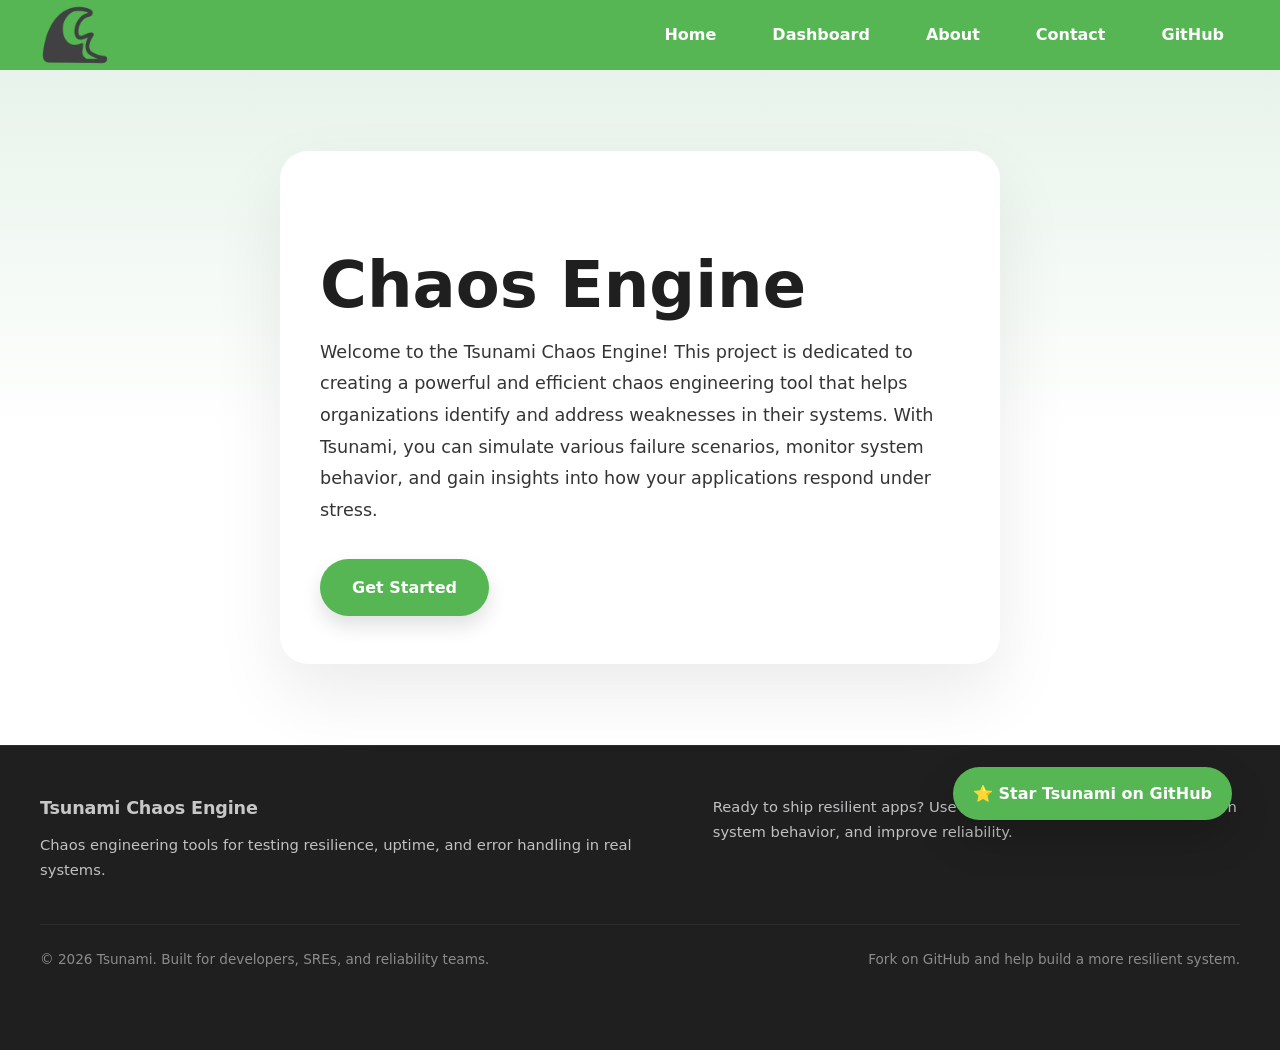
<file: web/html/index.html>
<!DOCTYPE html>
<html lang="en">
<head>
    <meta charset="UTF-8">
    <meta name="viewport" content="width=device-width, initial-scale=1.0">
    <title>Tsunami</title>
    <link rel="stylesheet" href="../css/style.css">
    <link rel="icon" type="image/x-icon" href="../img/logo-tsunami.png">
</head>
<body>
    <header>
        <nav class="navbar">
            <a class="icon" href="index.html">
                <img src="../img/logo-tsunami-bgremove.png" alt="Tsunami Logo">
            </a>
            <ul class="nav-links">
                <li><a href="index.html">Home</a></li>
                <li><a href="dashboard.html">Dashboard</a></li>
                <li><a href="about.html">About</a></li>
                <li><a href="contact.html">Contact</a></li>
                <li><a href="https://github.com/HelionD/Tsunami.git" target="_blank" rel="noopener noreferrer">GitHub</a></li>
            </ul>
        </nav>
    </header>

    <main>
        <section class="hero">
            <div class="hero-content">
                <h1>Chaos Engine</h1>
                <p>Welcome to the Tsunami Chaos Engine! This project is dedicated to creating a powerful and efficient chaos engineering tool that helps organizations identify and address weaknesses in their systems. With Tsunami, you can simulate various failure scenarios, monitor system behavior, and gain insights into how your applications respond under stress.</p>
                <a href="dashboard.html" class="cta-button">Get Started</a>
            </div>
        </section>
    </main>

    <div class="github-badge">
        <a href="https://github.com/HelionD/Tsunami.git" target="_blank" rel="noopener noreferrer">⭐ Star Tsunami on GitHub</a>
    </div>

    <footer class="site-footer">
        <div class="footer-inner">
            <div class="footer-brand">
                <p><strong>Tsunami Chaos Engine</strong></p>
                <p>Chaos engineering tools for testing resilience, uptime, and error handling in real systems.</p>
            </div>
            <div class="footer-project">
                <p>Ready to ship resilient apps? Use this project to simulate failures, learn system behavior, and improve reliability.</p>
            </div>
        </div>
        <div class="footer-bottom">
            <p>© 2026 Tsunami. Built for developers, SREs, and reliability teams.</p>
            <p>Fork on GitHub and help build a more resilient system.</p>
        </div>
    </footer>

    <script src="../js/menu.js"></script>
</body>
</html>
</file>
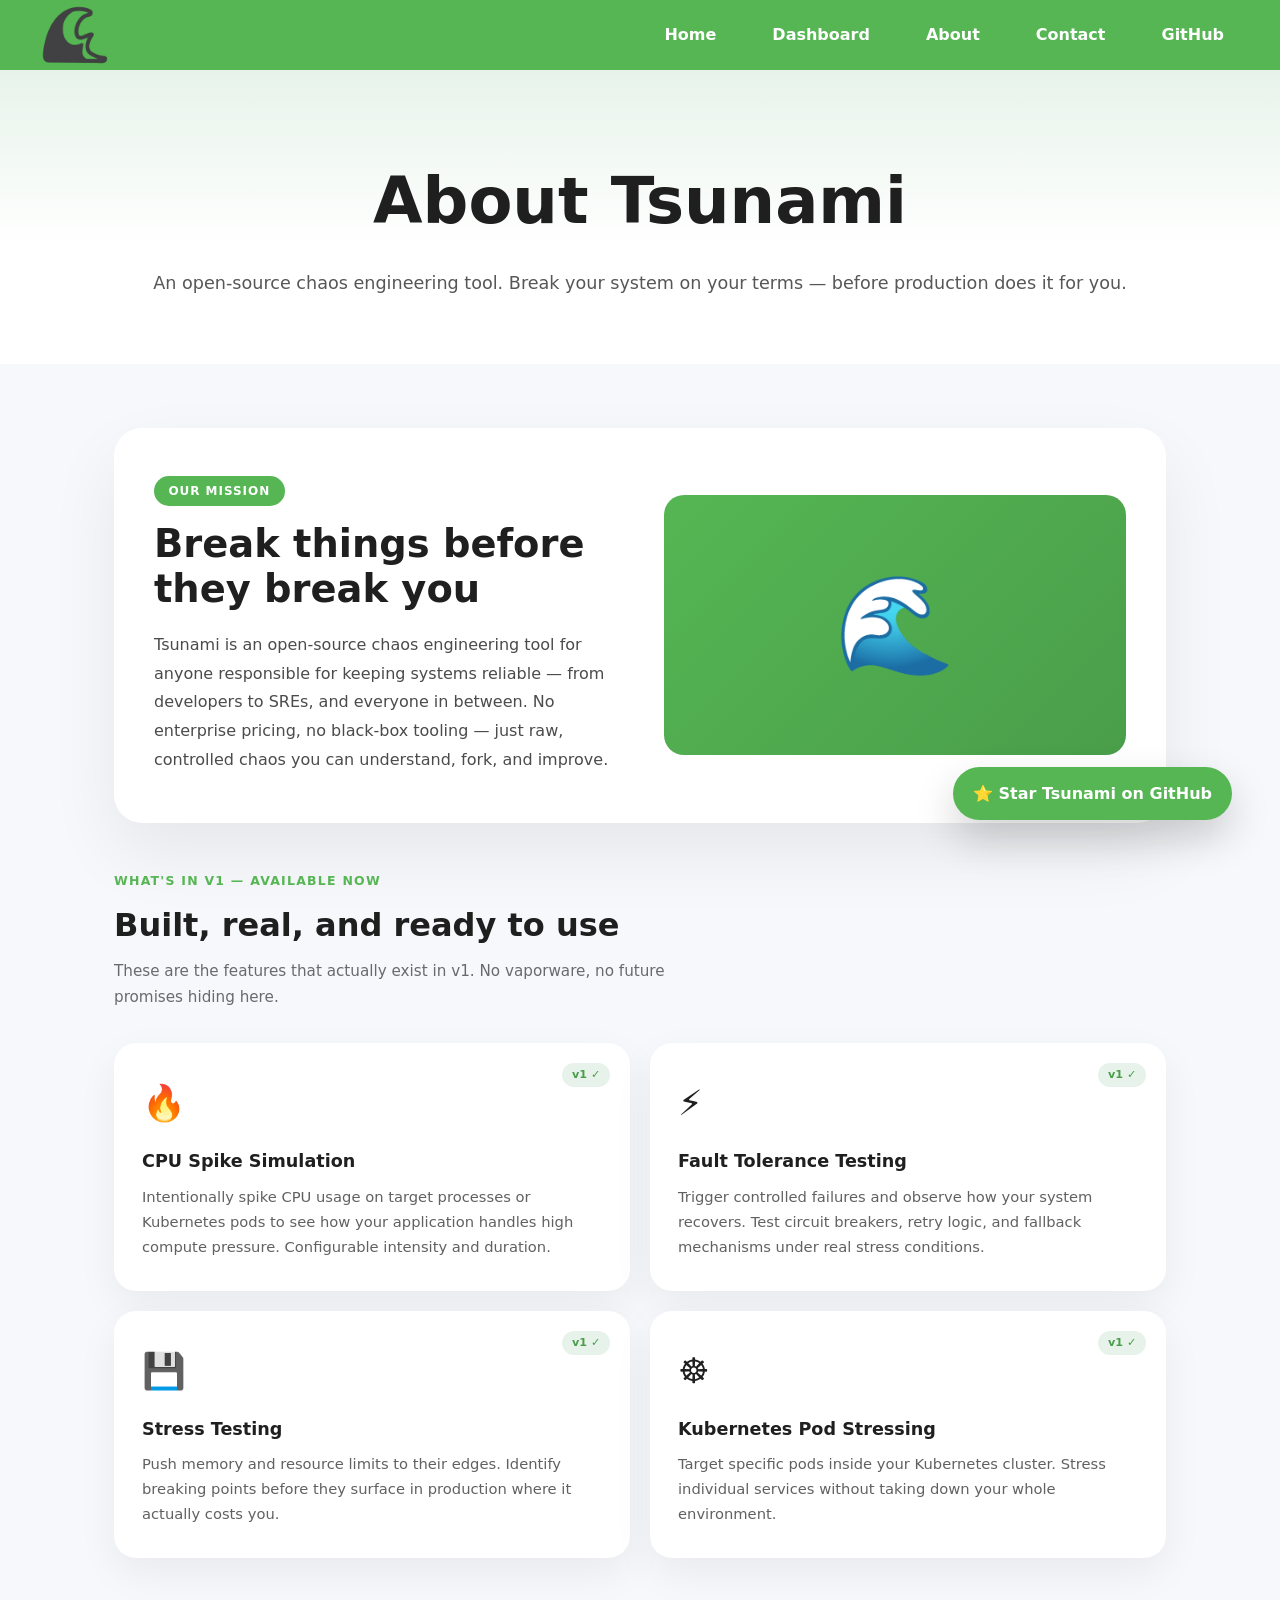
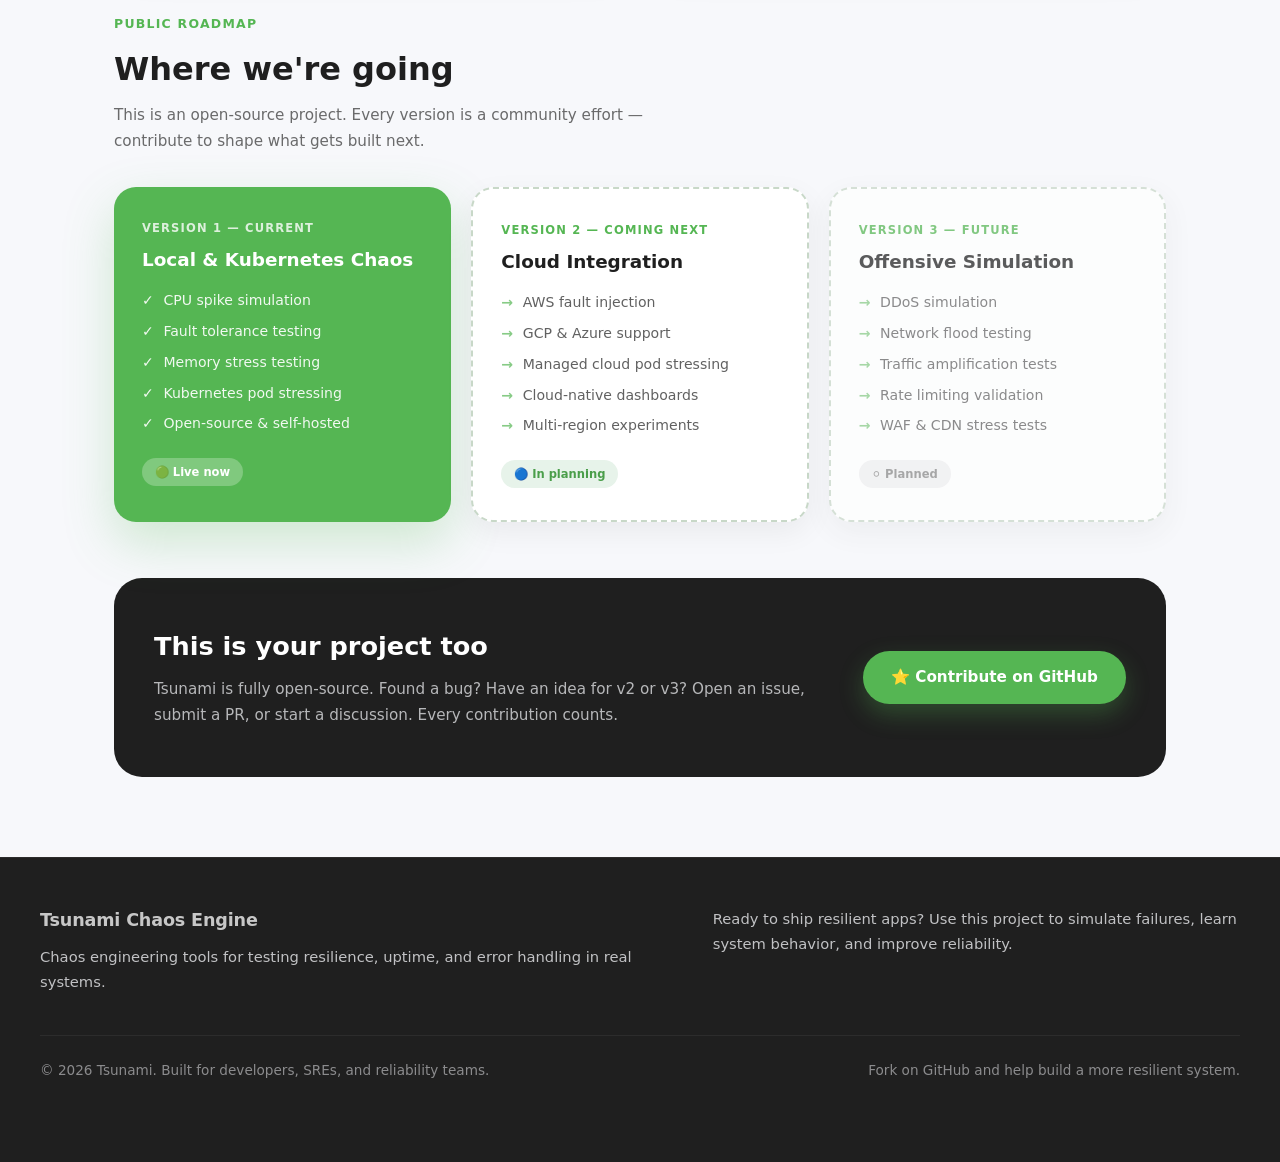
<file: web/html/about.html>
<!DOCTYPE html>
<html lang="en">
<head>
    <meta charset="UTF-8">
    <meta name="viewport" content="width=device-width, initial-scale=1.0">
    <title>About | Tsunami</title>
    <link rel="stylesheet" href="../css/style.css">
    <link rel="stylesheet" href="../css/about.css">
    <link rel="icon" type="image/x-icon" href="../img/logo-tsunami.png">
</head>
<body>
    <header>
        <nav class="navbar">
            <a class="icon" href="index.html">
                <img src="../img/logo-tsunami-bgremove.png" alt="Tsunami Logo">
            </a>
            <ul class="nav-links">
                <li><a href="index.html">Home</a></li>
                <li><a href="dashboard.html">Dashboard</a></li>
                <li><a href="about.html">About</a></li>
                <li><a href="contact.html">Contact</a></li>
                <li><a href="https://github.com/HelionD/Tsunami.git" target="_blank" rel="noopener noreferrer">GitHub</a></li>
            </ul>
        </nav>
    </header>

    <main>
        <section class="page-hero">
            <h1>About Tsunami</h1>
            <p>An open-source chaos engineering tool. Break your system on your terms — before production does it for you.</p>
        </section>

        <section class="about-section">

            <!-- Mission -->
            <div class="mission-card">
                <div>
                    <span class="badge">Our Mission</span>
                    <h2>Break things before they break you</h2>
                    <p>Tsunami is an open-source chaos engineering tool for anyone responsible for keeping systems reliable — from developers to SREs, and everyone in between. No enterprise pricing, no black-box tooling — just raw, controlled chaos you can understand, fork, and improve.</p>
                </div>
                <div class="mission-visual">🌊</div>
            </div>

            <!-- v1 features -->
            <div class="section-label">What's in v1 — Available Now</div>
            <h2 class="section-title">Built, real, and ready to use</h2>
            <p class="section-sub">These are the features that actually exist in v1. No vaporware, no future promises hiding here.</p>

            <div class="features-grid">
                <div class="feature-card">
                    <span class="v1-chip">v1 ✓</span>
                    <div class="feature-icon">🔥</div>
                    <h3>CPU Spike Simulation</h3>
                    <p>Intentionally spike CPU usage on target processes or Kubernetes pods to see how your application handles high compute pressure. Configurable intensity and duration.</p>
                </div>
                <div class="feature-card">
                    <span class="v1-chip">v1 ✓</span>
                    <div class="feature-icon">⚡</div>
                    <h3>Fault Tolerance Testing</h3>
                    <p>Trigger controlled failures and observe how your system recovers. Test circuit breakers, retry logic, and fallback mechanisms under real stress conditions.</p>
                </div>
                <div class="feature-card">
                    <span class="v1-chip">v1 ✓</span>
                    <div class="feature-icon">💾</div>
                    <h3>Stress Testing</h3>
                    <p>Push memory and resource limits to their edges. Identify breaking points before they surface in production where it actually costs you.</p>
                </div>
                <div class="feature-card">
                    <span class="v1-chip">v1 ✓</span>
                    <div class="feature-icon">☸️</div>
                    <h3>Kubernetes Pod Stressing</h3>
                    <p>Target specific pods inside your Kubernetes cluster. Stress individual services without taking down your whole environment.</p>
                </div>
            </div>

            <div class="roadmap">
                <div class="section-label">Public Roadmap</div>
                <h2 class="section-title">Where we're going</h2>
                <p class="section-sub">This is an open-source project. Every version is a community effort — contribute to shape what gets built next.</p>

                <div class="roadmap-track">
                    <div class="roadmap-card active">
                        <span class="version-tag">Version 1 — Current</span>
                        <h3>Local &amp; Kubernetes Chaos</h3>
                        <ul class="roadmap-list">
                            <li><span class="check">✓</span> CPU spike simulation</li>
                            <li><span class="check">✓</span> Fault tolerance testing</li>
                            <li><span class="check">✓</span> Memory stress testing</li>
                            <li><span class="check">✓</span> Kubernetes pod stressing</li>
                            <li><span class="check">✓</span> Open-source &amp; self-hosted</li>
                        </ul>
                        <span class="status-pill">🟢 Live now</span>
                    </div>

                    <div class="roadmap-card upcoming">
                        <span class="version-tag">Version 2 — Coming Next</span>
                        <h3>Cloud Integration</h3>
                        <ul class="roadmap-list">
                            <li><span class="check">→</span> AWS fault injection</li>
                            <li><span class="check">→</span> GCP &amp; Azure support</li>
                            <li><span class="check">→</span> Managed cloud pod stressing</li>
                            <li><span class="check">→</span> Cloud-native dashboards</li>
                            <li><span class="check">→</span> Multi-region experiments</li>
                        </ul>
                        <span class="status-pill">🔵 In planning</span>
                    </div>

                    <div class="roadmap-card future">
                        <span class="version-tag">Version 3 — Future</span>
                        <h3>Offensive Simulation</h3>
                        <ul class="roadmap-list">
                            <li><span class="check">→</span> DDoS simulation</li>
                            <li><span class="check">→</span> Network flood testing</li>
                            <li><span class="check">→</span> Traffic amplification tests</li>
                            <li><span class="check">→</span> Rate limiting validation</li>
                            <li><span class="check">→</span> WAF &amp; CDN stress tests</li>
                        </ul>
                        <span class="status-pill">⚪ Planned</span>
                    </div>
                </div>
            </div>

            <!-- Contribute CTA -->
            <div class="contribute-card">
                <div>
                    <h2>This is your project too</h2>
                    <p>Tsunami is fully open-source. Found a bug? Have an idea for v2 or v3? Open an issue, submit a PR, or start a discussion. Every contribution counts.</p>
                </div>
                <a href="https://github.com/HelionD/Tsunami.git" target="_blank" rel="noopener noreferrer" class="contribute-btn">
                    ⭐ Contribute on GitHub
                </a>
            </div>

        </section>
    </main>

    <div class="github-badge">
        <a href="https://github.com/HelionD/Tsunami.git" target="_blank" rel="noopener noreferrer">⭐ Star Tsunami on GitHub</a>
    </div>

    <footer class="site-footer">
        <div class="footer-inner">
            <div class="footer-brand">
                <p><strong>Tsunami Chaos Engine</strong></p>
                <p>Chaos engineering tools for testing resilience, uptime, and error handling in real systems.</p>
            </div>
            <div class="footer-project">
                <p>Ready to ship resilient apps? Use this project to simulate failures, learn system behavior, and improve reliability.</p>
            </div>
        </div>
        <div class="footer-bottom">
            <p>© 2026 Tsunami. Built for developers, SREs, and reliability teams.</p>
            <p>Fork on GitHub and help build a more resilient system.</p>
        </div>
    </footer>

    <script src="../js/menu.js"></script>
</body>
</html>
</file>
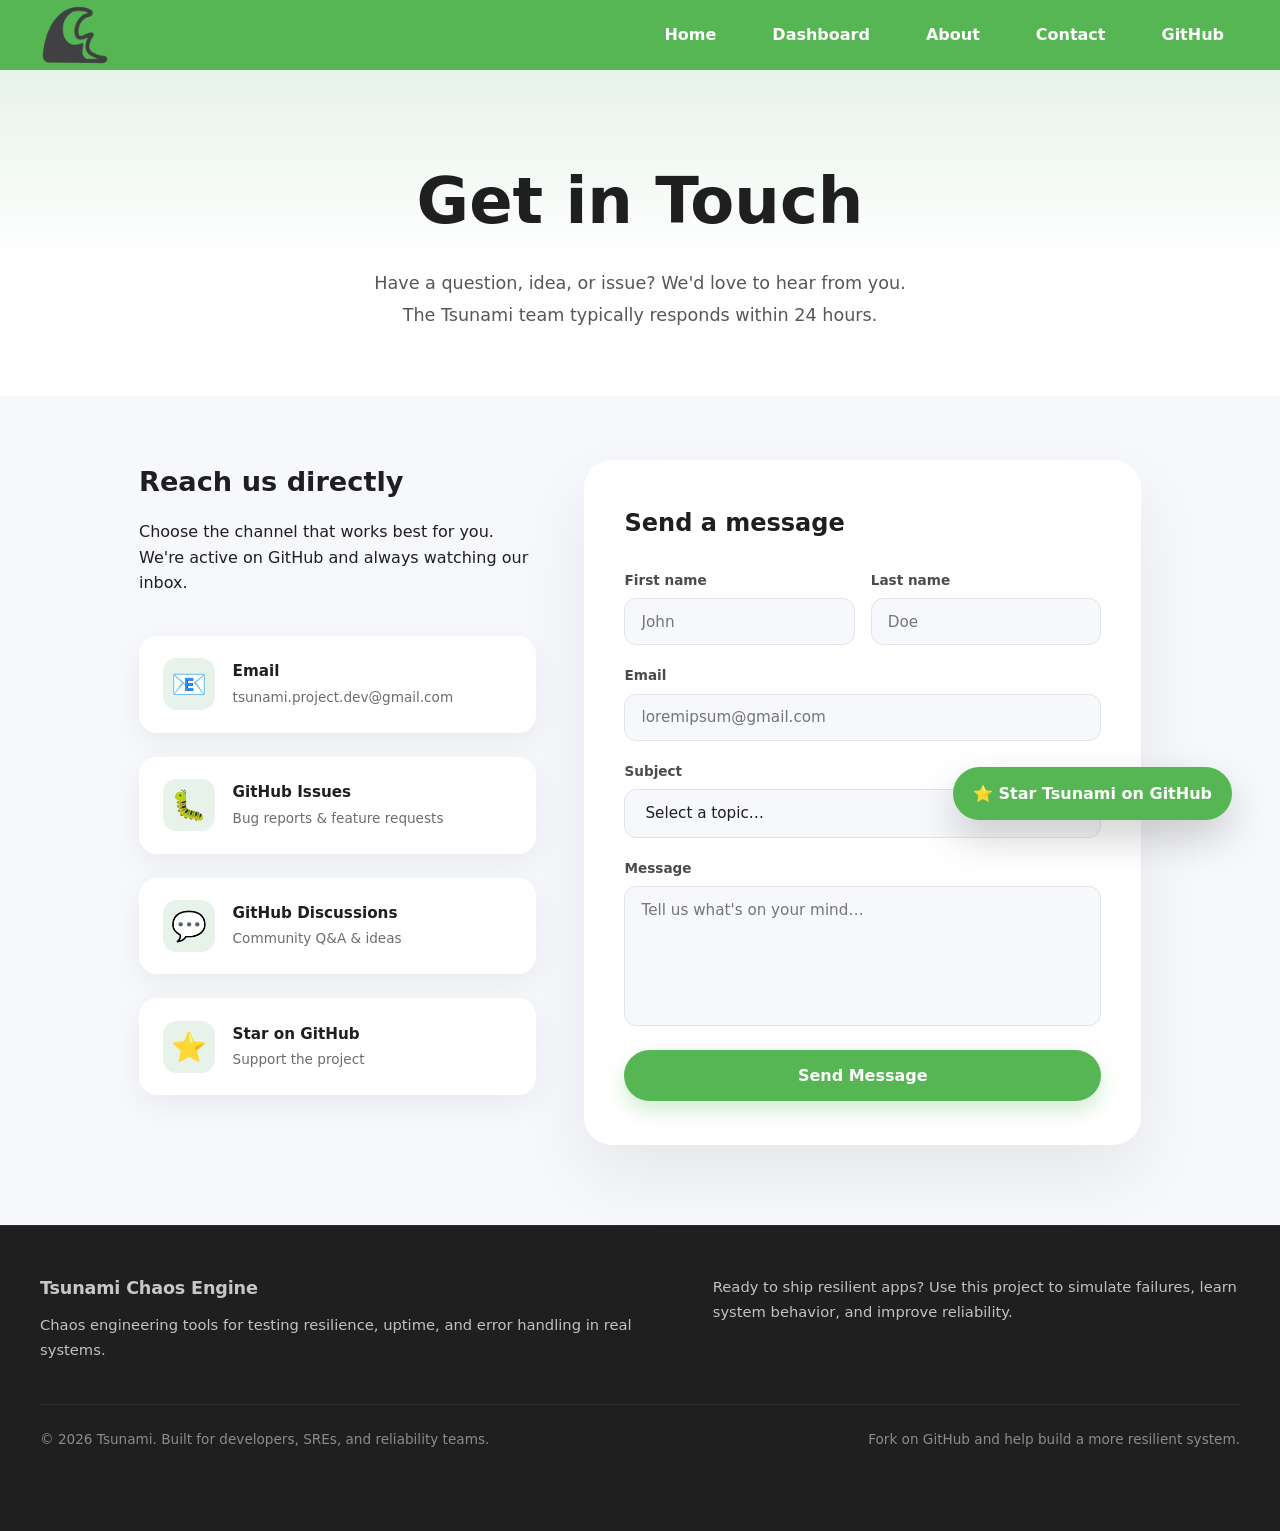
<file: web/html/contact.html>
<!DOCTYPE html>
<html lang="en">
<head>
    <meta charset="UTF-8">
    <meta name="viewport" content="width=device-width, initial-scale=1.0">
    <title>Contact | Tsunami</title>
    <link rel="stylesheet" href="../css/style.css">
    <link rel="stylesheet" href="../css/contact.css">
    <link rel="icon" type="image/x-icon" href="../img/logo-tsunami.png">
</head>
<body>
    <header>
        <nav class="navbar">
            <a class="icon" href="index.html">
                <img src="../img/logo-tsunami-bgremove.png" alt="Tsunami Logo">
            </a>
            <ul class="nav-links">
                <li><a href="index.html">Home</a></li>
                <li><a href="dashboard.html">Dashboard</a></li>
                <li><a href="about.html">About</a></li>
                <li><a href="contact.html">Contact</a></li>
                <li><a href="https://github.com/HelionD/Tsunami.git" target="_blank" rel="noopener noreferrer">GitHub</a></li>
            </ul>
        </nav>
    </header>

    <main>
        <section class="page-hero">
            <h1>Get in Touch</h1>
            <p>Have a question, idea, or issue? We'd love to hear from you. The Tsunami team typically responds within 24 hours.</p>
        </section>

        <section class="contact-section">
            <!-- Left -->
            <div class="contact-info">
                <div>
                    <h2>Reach us directly</h2>
                    <p>Choose the channel that works best for you. We're active on GitHub and always watching our inbox.</p>
                </div>

                <a class="contact-channel" href="mailto:tsunami.project.dev@gmail.com">
                    <div class="channel-icon">📧</div>
                    <div class="channel-info">
                        <strong>Email</strong>
                        <span>tsunami.project.dev@gmail.com</span>
                    </div>
                </a>

                <a class="contact-channel" href="https://github.com/HelionD/Tsunami.git/issues" target="_blank" rel="noopener noreferrer">
                    <div class="channel-icon">🐛</div>
                    <div class="channel-info">
                        <strong>GitHub Issues</strong>
                        <span>Bug reports &amp; feature requests</span>
                    </div>
                </a>

                <a class="contact-channel" href="https://github.com/HelionD/Tsunami.git/discussions" target="_blank" rel="noopener noreferrer">
                    <div class="channel-icon">💬</div>
                    <div class="channel-info">
                        <strong>GitHub Discussions</strong>
                        <span>Community Q&amp;A &amp; ideas</span>
                    </div>
                </a>

                <a class="contact-channel" href="https://github.com/HelionD/Tsunami.git" target="_blank" rel="noopener noreferrer">
                    <div class="channel-icon">⭐</div>
                    <div class="channel-info">
                        <strong>Star on GitHub</strong>
                        <span>Support the project</span>
                    </div>
                </a>
            </div>

            <!-- Right -->
            <div class="contact-form-card">
                <h2>Send a message</h2>

                <!-- Success message -->
                <div class="success-msg" id="successMsg">
                    <div class="success-icon">🌊</div>
                    <h3>Message sent!</h3>
                    <p>Thanks for reaching out. We'll get back to you within 24 hours.</p>
                </div>

                <!-- Form -->
                <form id="tsunami-form" action="https://formspree.io/f/meenwqzy" method="POST">
                    <div class="form-row">
                        <div class="form-group">
                            <label for="firstName">First name</label>
                            <input type="text" id="firstName" name="firstName" placeholder="John" required>
                        </div>
                        <div class="form-group">
                            <label for="lastName">Last name</label>
                            <input type="text" id="lastName" name="lastName" placeholder="Doe" required>
                        </div>
                    </div>

                    <div class="form-group">
                        <label for="email">Email</label>
                        <input type="email" id="email" name="email" placeholder="loremipsum@gmail.com" required>
                    </div>

                    <div class="form-group">
                        <label for="subject">Subject</label>
                        <select id="subject" name="subject">
                            <option value="">Select a topic…</option>
                            <option>Bug report</option>
                            <option>Feature request</option>
                            <option>General question</option>
                            <option>Contributing / PR</option>
                            <option>Other</option>
                        </select>
                    </div>

                    <div class="form-group">
                        <label for="message">Message</label>
                        <textarea id="message" name="message" placeholder="Tell us what's on your mind…" required></textarea>
                    </div>

                    <button type="submit" class="submit-btn">Send Message</button>
                </form>
            </div>
        </section>
    </main>

    <div class="github-badge">
        <a href="https://github.com/HelionD/Tsunami.git" target="_blank" rel="noopener noreferrer">⭐ Star Tsunami on GitHub</a>
    </div>

    <footer class="site-footer">
        <div class="footer-inner">
            <div class="footer-brand">
                <p><strong>Tsunami Chaos Engine</strong></p>
                <p>Chaos engineering tools for testing resilience, uptime, and error handling in real systems.</p>
            </div>
            <div class="footer-project">
                <p>Ready to ship resilient apps? Use this project to simulate failures, learn system behavior, and improve reliability.</p>
            </div>
        </div>
        <div class="footer-bottom">
            <p>© 2026 Tsunami. Built for developers, SREs, and reliability teams.</p>
            <p>Fork on GitHub and help build a more resilient system.</p>
        </div>
    </footer>

    <script src="../js/menu.js"></script>
    <script src="../js/contact.js"></script>
</body>
</html>
</file>
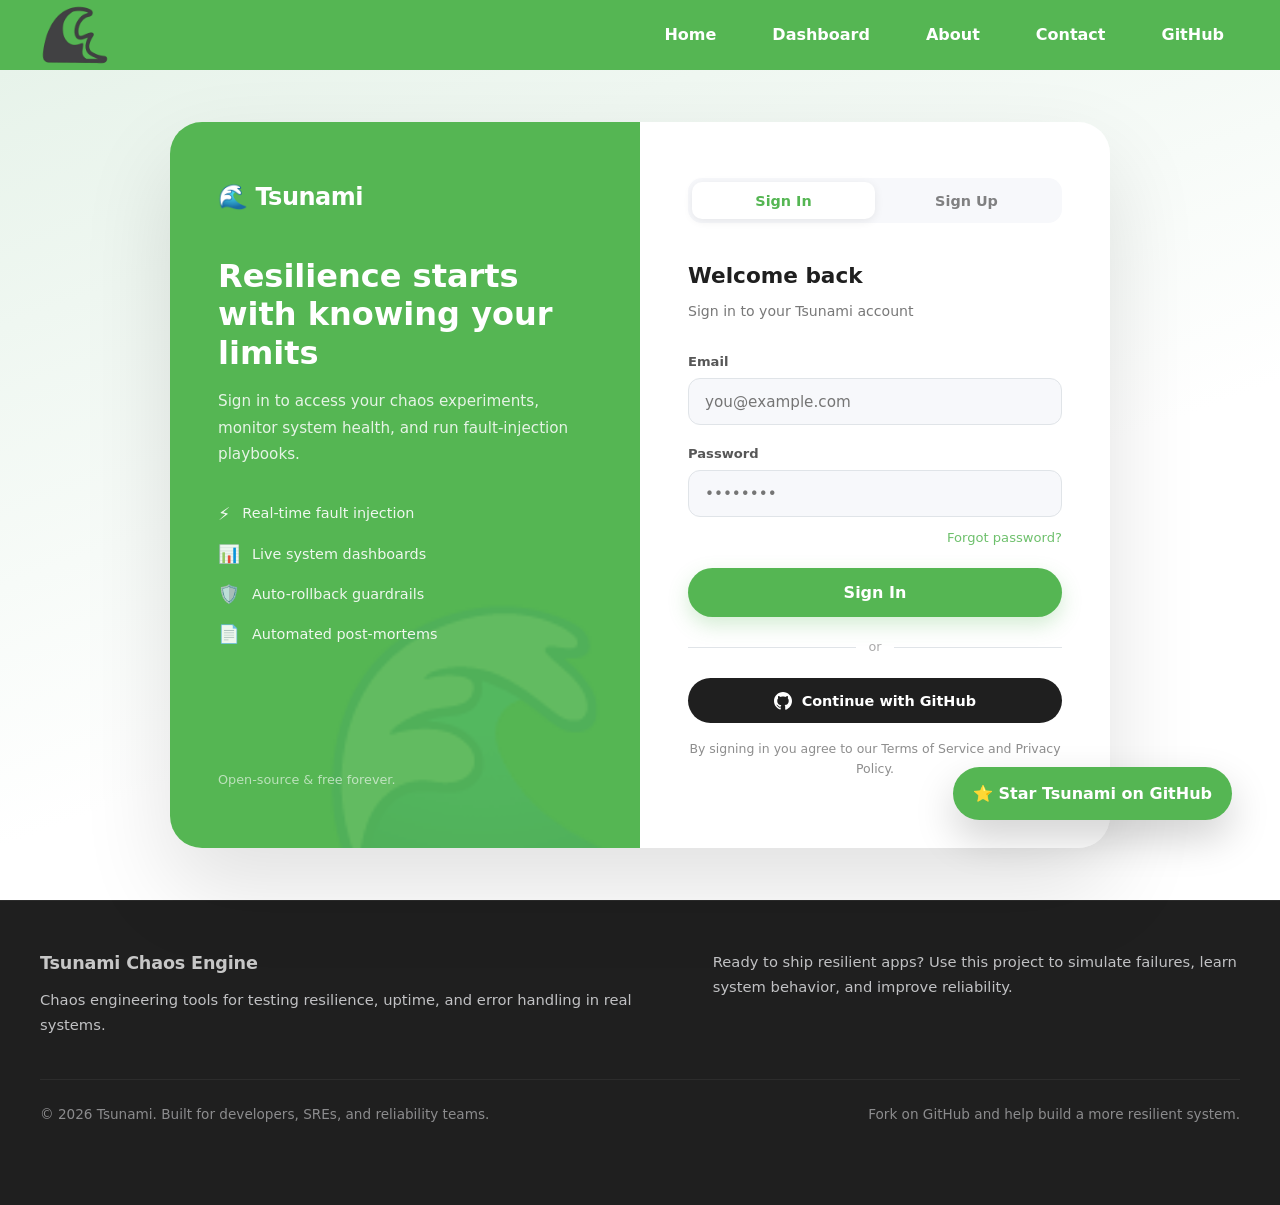
<file: web/html/dashboard.html>
<!DOCTYPE html>
<html lang="en">
<head>
    <meta charset="UTF-8">
    <meta name="viewport" content="width=device-width, initial-scale=1.0">
    <title>Dashboard | Tsunami</title>
    <link rel="stylesheet" href="../css/style.css">
    <link rel="stylesheet" href="../css/dashboard.css">
    <link rel="icon" type="image/x-icon" href="../img/logo-tsunami.png">
</head>
<body>
    <header>
        <nav class="navbar">
            <a class="icon" href="index.html">
                <img src="../img/logo-tsunami-bgremove.png" alt="Tsunami Logo">
            </a>
            <ul class="nav-links">
                <li><a href="index.html">Home</a></li>
                <li><a href="dashboard.html">Dashboard</a></li>
                <li><a href="about.html">About</a></li>
                <li><a href="contact.html">Contact</a></li>
                <li><a href="https://github.com/HelionD/Tsunami.git" target="_blank" rel="noopener noreferrer">GitHub</a></li>
            </ul>
        </nav>
    </header>

    <main>
        <div class="auth-screen" id="authScreen">
            <div class="auth-wrapper">

                <!-- Brand panel -->
                <div class="auth-brand">
                    <div>
                        <div class="auth-brand-logo">🌊 Tsunami</div>
                        <h2>Resilience starts with knowing your limits</h2>
                        <p>Sign in to access your chaos experiments, monitor system health, and run fault-injection playbooks.</p>
                        <ul class="auth-features">
                            <li><span>⚡</span><span>Real-time fault injection</span></li>
                            <li><span>📊</span><span>Live system dashboards</span></li>
                            <li><span>🛡️</span><span>Auto-rollback guardrails</span></li>
                            <li><span>📄</span><span>Automated post-mortems</span></li>
                        </ul>
                    </div>
                    <p style="font-size:0.8rem;opacity:0.6;">Open-source &amp; free forever.</p>
                </div>

                <!-- Form panel -->
                <div class="auth-form-panel">
                    <div class="auth-tabs">
                        <button class="auth-tab active" onclick="switchTab('signin')">Sign In</button>
                        <button class="auth-tab" onclick="switchTab('signup')">Sign Up</button>
                    </div>

                    <!-- Sign In -->
                    <div class="auth-form active" id="signinForm">
                        <h3>Welcome back</h3>
                        <p class="subtitle">Sign in to your Tsunami account</p>

                        <div class="field">
                            <label for="si-email">Email</label>
                            <input type="email" id="si-email" placeholder="you@example.com">
                        </div>
                        <div class="field">
                            <label for="si-password">Password</label>
                            <input type="password" id="si-password" placeholder="••••••••">
                        </div>
                        <a href="#" class="forgot-link">Forgot password?</a>

                        <button class="auth-btn" onclick="handleSignIn()">Sign In</button>

                        <div class="divider">or</div>
                        <button class="github-auth-btn" onclick="handleSignIn()">
                            <svg width="18" height="18" viewBox="0 0 24 24" fill="white" xmlns="http://www.w3.org/2000/svg">
                                <path d="M12 0C5.37 0 0 5.37 0 12c0 5.3 3.438 9.8 8.205 11.385.6.113.82-.258.82-.577 0-.285-.01-1.04-.015-2.04-3.338.724-4.042-1.61-4.042-1.61C4.422 18.07 3.633 17.7 3.633 17.7c-1.087-.744.084-.729.084-.729 1.205.084 1.838 1.236 1.838 1.236 1.07 1.835 2.809 1.305 3.495.998.108-.776.417-1.305.76-1.605-2.665-.3-5.466-1.332-5.466-5.93 0-1.31.465-2.38 1.235-3.22-.135-.303-.54-1.523.105-3.176 0 0 1.005-.322 3.3 1.23.96-.267 1.98-.399 3-.405 1.02.006 2.04.138 3 .405 2.28-1.552 3.285-1.23 3.285-1.23.645 1.653.24 2.873.12 3.176.765.84 1.23 1.91 1.23 3.22 0 4.61-2.805 5.625-5.475 5.92.42.36.81 1.096.81 2.22 0 1.606-.015 2.896-.015 3.286 0 .315.21.69.825.57C20.565 21.795 24 17.295 24 12c0-6.63-5.37-12-12-12"/>
                            </svg>
                            Continue with GitHub
                        </button>

                        <p class="terms-note">By signing in you agree to our Terms of Service and Privacy Policy.</p>
                    </div>

                    <!-- Sign Up -->
                    <div class="auth-form" id="signupForm">
                        <h3>Create your account</h3>
                        <p class="subtitle">Start chaos engineering in minutes — it's free</p>

                        <div class="field-row">
                            <div class="field">
                                <label for="su-first">First name</label>
                                <input type="text" id="su-first" placeholder="Ada">
                            </div>
                            <div class="field">
                                <label for="su-last">Last name</label>
                                <input type="text" id="su-last" placeholder="Lovelace">
                            </div>
                        </div>
                        <div class="field">
                            <label for="su-email">Email</label>
                            <input type="email" id="su-email" placeholder="you@example.com">
                        </div>
                        <div class="field">
                            <label for="su-password">Password</label>
                            <input type="password" id="su-password" placeholder="Min. 8 characters">
                        </div>

                        <button class="auth-btn" onclick="handleSignIn()">Create Account</button>

                        <div class="divider">or</div>
                        <button class="github-auth-btn" onclick="handleSignIn()">
                            <svg width="18" height="18" viewBox="0 0 24 24" fill="white" xmlns="http://www.w3.org/2000/svg">
                                <path d="M12 0C5.37 0 0 5.37 0 12c0 5.3 3.438 9.8 8.205 11.385.6.113.82-.258.82-.577 0-.285-.01-1.04-.015-2.04-3.338.724-4.042-1.61-4.042-1.61C4.422 18.07 3.633 17.7 3.633 17.7c-1.087-.744.084-.729.084-.729 1.205.084 1.838 1.236 1.838 1.236 1.07 1.835 2.809 1.305 3.495.998.108-.776.417-1.305.76-1.605-2.665-.3-5.466-1.332-5.466-5.93 0-1.31.465-2.38 1.235-3.22-.135-.303-.54-1.523.105-3.176 0 0 1.005-.322 3.3 1.23.96-.267 1.98-.399 3-.405 1.02.006 2.04.138 3 .405 2.28-1.552 3.285-1.23 3.285-1.23.645 1.653.24 2.873.12 3.176.765.84 1.23 1.91 1.23 3.22 0 4.61-2.805 5.625-5.475 5.92.42.36.81 1.096.81 2.22 0 1.606-.015 2.896-.015 3.286 0 .315.21.69.825.57C20.565 21.795 24 17.295 24 12c0-6.63-5.37-12-12-12"/>
                            </svg>
                            Sign up with GitHub
                        </button>

                        <p class="terms-note">By creating an account you agree to our Terms of Service and Privacy Policy.</p>
                    </div>
                </div>
            </div>
        </div>

        <!-- ══ DASHBOARD (shown after auth) ══ -->
        <div class="dashboard-screen" id="dashboardScreen">
            <div class="dash-hero">
                <div class="dash-hero-inner">
                    <div>
                        <h1>👋 Welcome back, <span id="dashUserName">Engineer</span></h1>
                        <p>All systems nominal. Your last experiment ran 2 hours ago.</p>
                    </div>
                    <div style="display:flex;gap:0.75rem;align-items:center;flex-wrap:wrap;">
                        <div class="dash-status">
                            <div class="status-dot"></div>
                            All systems healthy
                        </div>
                        <button class="logout-btn" onclick="handleLogout()">Log Out</button>
                    </div>
                </div>
            </div>

            <div class="dash-body">
                <!-- Stats -->
                <div class="stats-row">
                    <div class="stat-card">
                        <div class="stat-label">Experiments run</div>
                        <div class="stat-value">24</div>
                        <div class="stat-sub">+3 this week</div>
                    </div>
                    <div class="stat-card">
                        <div class="stat-label">Pass rate</div>
                        <div class="stat-value">87%</div>
                        <div class="stat-sub">↑ 4% vs last month</div>
                    </div>
                    <div class="stat-card">
                        <div class="stat-label">Services monitored</div>
                        <div class="stat-value">6</div>
                        <div class="stat-sub">Across 2 clusters</div>
                    </div>
                    <div class="stat-card">
                        <div class="stat-label">Rollbacks</div>
                        <div class="stat-value">2</div>
                        <div class="stat-sub">100% auto-recovered</div>
                    </div>
                </div>

                <!-- Main grid -->
                <div class="dash-grid">
                    <!-- Recent experiments -->
                    <div class="dash-card">
                        <div class="dash-card-header">
                            <h3>Recent Experiments</h3>
                            <button class="card-action">View all →</button>
                        </div>
                        <div class="experiment-list">
                            <div class="experiment-item">
                                <div class="exp-icon">📡</div>
                                <div class="exp-info">
                                    <strong>Network Latency – API Gateway</strong>
                                    <span>2 hours ago · 5 min run</span>
                                </div>
                                <span class="exp-badge badge-pass">Passed</span>
                            </div>
                            <div class="experiment-item">
                                <div class="exp-icon">💾</div>
                                <div class="exp-info">
                                    <strong>Memory Pressure – Auth Service</strong>
                                    <span>Yesterday · 3 min run</span>
                                </div>
                                <span class="exp-badge badge-warn">Degraded</span>
                            </div>
                            <div class="experiment-item">
                                <div class="exp-icon">🔌</div>
                                <div class="exp-info">
                                    <strong>Service Outage – DB Replica</strong>
                                    <span>2 days ago · 10 min run</span>
                                </div>
                                <span class="exp-badge badge-pass">Passed</span>
                            </div>
                            <div class="experiment-item">
                                <div class="exp-icon">⚙️</div>
                                <div class="exp-info">
                                    <strong>CPU Spike – Worker Nodes</strong>
                                    <span>Running now…</span>
                                </div>
                                <span class="exp-badge badge-run">Running</span>
                            </div>
                        </div>
                    </div>

                    <div class="dash-card">
                        <div class="dash-card-header">
                            <h3>Quick Launch</h3>
                        </div>
                        <div class="quick-grid">
                            <button class="quick-btn"><span>📡</span><span>Network Delay</span></button>
                            <button class="quick-btn"><span>💾</span><span>Memory Leak</span></button>
                            <button class="quick-btn"><span>🔌</span><span>Service Kill</span></button>
                            <button class="quick-btn"><span>🔥</span><span>CPU Spike</span></button>
                            <button class="quick-btn"><span>🌐</span><span>DNS Failure</span></button>
                            <button class="quick-btn"><span>📝</span><span>Custom Script</span></button>
                        </div>
                    </div>
                </div>
            </div>
        </div>
    </main>

    <div class="github-badge">
        <a href="https://github.com/HelionD/Tsunami.git" target="_blank" rel="noopener noreferrer">⭐ Star Tsunami on GitHub</a>
    </div>

    <footer class="site-footer">
        <div class="footer-inner">
            <div class="footer-brand">
                <p><strong>Tsunami Chaos Engine</strong></p>
                <p>Chaos engineering tools for testing resilience, uptime, and error handling in real systems.</p>
            </div>
            <div class="footer-project">
                <p>Ready to ship resilient apps? Use this project to simulate failures, learn system behavior, and improve reliability.</p>
            </div>
        </div>
        <div class="footer-bottom">
            <p>© 2026 Tsunami. Built for developers, SREs, and reliability teams.</p>
            <p>Fork on GitHub and help build a more resilient system.</p>
        </div>
    </footer>

    <script src="../js/menu.js"></script>
    <script src="../js/dashboard.js"></script>
</body>
</html>
</file>
<file: web/css/style.css>
html {
    box-sizing: border-box;
}

*, *::before, *::after {
    box-sizing: inherit;
}

:root {
    --bg: #f7f8fb;
    --surface: #ffffff;
    --surface-strong: #e7f3ea;
    --text: #1f1f1f;
    --primary: #55b653;
    --primary-strong: #4a9e4a;
    --header: #55b653;
    --footer: #1f1f1f;
    --footer-text: #f7f8fb;
}

body {
    margin: 0;
    min-height: 100vh;
    background: var(--bg);
    color: var(--text);
    font-family: Inter, system-ui, -apple-system, BlinkMacSystemFont, 'Segoe UI', sans-serif;
    line-height: 1.6;
    transition: background 0.3s ease, color 0.3s ease;
}

header {
    background-color: var(--header);
    padding: 0;
    margin: 0;
    width: 100%;
    transition: background 0.3s ease;
}

.navbar {
    position: relative;
    display: flex;
    align-items: center;
    justify-content: space-between;
    gap: 1rem;
    width: 100%;
    max-width: 1200px;
    margin: 0 auto;
    padding: 0;
}

.icon {
    flex: 0 0 auto;
}

.icon img {
    display: block;
    max-height: 70px;
    width: auto;
}

.nav-links {
    display: flex;
    align-items: center;
    justify-content: flex-end;
    gap: 1.5rem;
    margin: 0;
    padding: 0;
    list-style: none;
}

.nav-links.open {
    display: flex;
}

.nav-links li a {
    color: #ffffff;
    text-decoration: none;
    font-weight: 550;
    padding: 1rem 1rem;
    border-radius: 999px;
    transition: background 0.2s ease;
}

.nav-links li a:hover,
.nav-links li a:focus-visible {
    background: rgba(255, 255, 255, 0.15);
}

.hero {
    min-height: 75vh;
    display: flex;
    align-items: center;
    justify-content: center;
    padding: 3rem 0 3rem;
    background: linear-gradient(180deg, var(--surface-strong) 0%, var(--surface) 55%);
}

.hero-content {
    max-width: 720px;
    width: min(100%, 720px);
    margin: 0 1rem;
    text-align: left;
    background: var(--surface);
    padding: 3rem 2.5rem;
    border-radius: 28px;
    box-shadow: 0 30px 70px rgba(0, 0, 0, 0.08);
    box-sizing: border-box;
}

.hero h1 {
    font-size: clamp(3rem, 5vw, 4.5rem);
    line-height: 1.05;
    margin-bottom: 1rem;
    color: var(--text);
    animation: quake-heading 3s infinite ease-in-out;
}

.hero p {
    font-size: 1.1rem;
    line-height: 1.8;
    margin-bottom: 2rem;
    opacity: 0.9;
    animation: quake-body 4s infinite ease-in-out;
    animation-delay: 0.35s;
}

.hero:hover h1,
.hero:hover p {
    animation-play-state: paused;
}

@keyframes quake-heading {
    0%, 100% { transform: translateX(0) rotate(0deg); }
    10% { transform: translateX(-12px) rotate(-2deg); }
    18% { transform: translateX(8px) rotate(1deg); }
    28% { transform: translateX(-9px) rotate(-1.5deg); }
    40% { transform: translateX(5px) rotate(0.8deg); }
    52% { transform: translateX(-6px) rotate(-1deg); }
    62% { transform: translateX(7px) rotate(1.2deg); }
    74% { transform: translateX(-4px) rotate(-0.6deg); }
    86% { transform: translateX(9px) rotate(1.4deg); }
    96% { transform: translateX(-8px) rotate(-1.3deg); }
}

@keyframes quake-body {
    0%, 100% { transform: translateX(0) translateY(0); }
    8%  { transform: translateX(1px)  translateY(-3px); }
    16% { transform: translateX(-2px) translateY(2px); }
    26% { transform: translateX(3px)  translateY(-4px); }
    36% { transform: translateX(-3px) translateY(3px); }
    48% { transform: translateX(2px)  translateY(-2px); }
    58% { transform: translateX(-1px) translateY(4px); }
    72% { transform: translateX(2px)  translateY(-3px); }
    84% { transform: translateX(-2px) translateY(2px); }
    94% { transform: translateX(1px)  translateY(-1px); }
}

.cta-button {
    display: inline-block;
    background: #55b653;
    color: white;
    padding: 1rem 2rem;
    text-decoration: none;
    border-radius: 999px;
    font-weight: 700;
    transition: transform 0.2s ease, background 0.2s ease;
    box-shadow: 0 10px 20px rgba(0, 0, 0, 0.12);
}

.cta-button:hover {
    background: #4a9e4a;
    transform: translateY(-2px);
}

.github-badge {
    position: fixed;
    right: 3rem;
    bottom: 5rem;
    background: var(--primary);
    border-radius: 999px;
    box-shadow: 0 18px 40px rgba(0, 0, 0, 0.18);
    z-index: 50;
}

.github-badge a {
    display: block;
    color: white;
    text-decoration: none;
    font-weight: 700;
    padding: 0.85rem 1.25rem;
}

.github-badge a:hover {
    background: rgba(255, 255, 255, 0.08);
}

.site-footer {
    background: var(--footer);
    color: var(--footer-text);
    padding: 3rem 1.5rem 5rem;
    border-top: 1px solid rgba(255,255,255,0.06);
}

.footer-inner {
    max-width: 1200px;
    margin: 0 auto;
    display: flex;
    align-items: flex-start;
    justify-content: space-between;
    gap: 2.5rem;
    flex-wrap: wrap;
}

.footer-brand {
    flex: 1.2;
    min-width: 200px;
}

.footer-brand p:first-child {
    font-size: 1.1rem;
    font-weight: 700;
    letter-spacing: -0.01em;
    margin-bottom: 0.5rem;
}

.footer-brand p:first-child strong {
    color: #fff;
}

.footer-brand p {
    margin: 0 0 0.6rem 0;
    line-height: 1.7;
    opacity: 0.75;
    font-size: 0.92rem;
}

.footer-project {
    flex: 1;
    min-width: 200px;
}

.footer-project p {
    margin: 0 0 0.6rem 0;
    line-height: 1.7;
    opacity: 0.75;
    font-size: 0.92rem;
}

.footer-bottom {
    max-width: 1200px;
    margin: 2rem auto 0;
    padding-top: 1.5rem;
    border-top: 1px solid rgba(255,255,255,0.06);
    text-align: center;
    color: rgba(247, 248, 251, 0.5);
    font-size: 0.85rem;
    display: flex;
    justify-content: space-between;
    align-items: center;
    flex-wrap: wrap;
    gap: 0.75rem;
}

.footer-bottom p {
    margin: 0;
}

@media (max-width: 1024px) {
    .navbar {
        justify-content: space-between;
        gap: 1rem;
        padding: 0.75rem 1rem;
    }

    .nav-links {
        display: none;
        position: absolute;
        top: 100%;
        left: 0;
        right: 0;
        flex-direction: column;
        align-items: center;
        background: var(--header);
        gap: 0.75rem;
        margin: 0;
        padding: 1rem 1rem 1.25rem;
        border-radius: 0 0 24px 24px;
        box-shadow: 0 20px 40px rgba(0, 0, 0, 0.14);
        z-index: 10;
    }

    .nav-links.open {
        display: flex;
    }

    .nav-links li a {
        width: 100%;
        padding: 0.85rem 1rem;
        border-radius: 18px;
    }

    .footer-links {
        display: none;
    }
}

@media (max-width: 820px) {
    .hero {
        min-height: 70vh;
        padding: 2rem 0.75rem;
    }

    .hero-content {
        margin: 0 0.75rem;
        padding: 2.5rem 1.75rem;
        text-align: center;
    }

    .hero h1 {
        font-size: clamp(2.8rem, 7vw, 3.8rem);
    }
}

@media (max-width: 600px) {
    .hero {
        min-height: auto;
        padding: 1.5rem 0.5rem 2rem;
    }

    .hero-content {
        padding: 2rem 1.25rem;
        border-radius: 24px;
    }

    .hero h1 { font-size: 2.6rem; }
    .hero p  { font-size: 1rem; }

    .footer-inner {
        flex-direction: column;
        text-align: center;
        align-items: center;
    }

    .footer-links {
        justify-content: center;
    }

    .github-badge {
        right: 0.75rem;
        bottom: 0.75rem;
    }
}
</file>
<file: web/css/about.css>
/* ── about.css — About page only ── */

.page-hero {
    background: linear-gradient(180deg, var(--surface-strong) 0%, var(--surface) 60%);
    padding: 5rem 1.5rem 4rem;
    text-align: center;
}

.page-hero h1 {
    font-size: clamp(2.6rem, 5vw, 4rem);
    color: var(--text);
    margin: 0 0 1rem;
}

.page-hero p {
    max-width: 1000px;
    margin: 0 auto;
    font-size: 1.1rem;
    opacity: 0.75;
    line-height: 1.8;
}

.about-section {
    max-width: 1100px;
    margin: 0 auto;
    padding: 4rem 1.5rem 5rem;
}

/* Mission card */
.mission-card {
    background: var(--surface);
    border-radius: 28px;
    box-shadow: 0 30px 70px rgba(0,0,0,0.07);
    padding: 3rem 2.5rem;
    display: grid;
    grid-template-columns: 1fr 1fr;
    gap: 3rem;
    align-items: center;
    margin-bottom: 3rem;
}

.mission-card .badge {
    display: inline-block;
    background: var(--primary);
    color: #fff;
    font-size: 0.75rem;
    font-weight: 700;
    letter-spacing: 0.08em;
    text-transform: uppercase;
    padding: 0.35rem 0.9rem;
    border-radius: 999px;
    margin-bottom: 1rem;
}

.mission-card h2 {
    font-size: clamp(1.8rem, 3vw, 2.4rem);
    line-height: 1.15;
    margin: 0 0 1.25rem;
    color: var(--text);
}

.mission-card p {
    font-size: 1rem;
    line-height: 1.8;
    opacity: 0.8;
    margin: 0;
}

.mission-visual {
    background: linear-gradient(135deg, var(--primary) 0%, var(--primary-strong) 100%);
    border-radius: 20px;
    height: 260px;
    display: flex;
    align-items: center;
    justify-content: center;
    font-size: 6rem;
}

.section-label {
    font-size: 0.78rem;
    font-weight: 700;
    letter-spacing: 0.1em;
    text-transform: uppercase;
    color: var(--primary);
    margin-bottom: 0.6rem;
}

.section-title {
    font-size: clamp(1.5rem, 2.5vw, 2rem);
    font-weight: 800;
    color: var(--text);
    margin: 0 0 0.5rem;
}

.section-sub {
    font-size: 0.95rem;
    opacity: 0.65;
    line-height: 1.7;
    max-width: 560px;
    margin: 0 0 2rem;
}

/* Feature grid */
.features-grid {
    display: grid;
    grid-template-columns: repeat(2, 1fr);
    gap: 1.25rem;
    margin-bottom: 3.5rem;
}

.feature-card {
    background: var(--surface);
    border-radius: 22px;
    padding: 2rem 1.75rem;
    box-shadow: 0 15px 40px rgba(0,0,0,0.06);
    transition: transform 0.2s ease, box-shadow 0.2s ease;
    position: relative;
}

.feature-card:hover {
    transform: translateY(-4px);
    box-shadow: 0 25px 60px rgba(0,0,0,0.1);
}

.feature-icon { font-size: 2.2rem; margin-bottom: 1rem; }
.feature-card h3 { font-size: 1.1rem; margin: 0 0 0.5rem; color: var(--text); }
.feature-card p  { font-size: 0.92rem; line-height: 1.7; opacity: 0.7; margin: 0; }

.v1-chip {
    position: absolute;
    top: 1.25rem; right: 1.25rem;
    background: var(--surface-strong);
    color: var(--primary-strong);
    font-size: 0.7rem; font-weight: 700;
    padding: 0.2rem 0.6rem;
    border-radius: 999px;
}

/* Roadmap */
.roadmap { margin-bottom: 3.5rem; }

.roadmap-track {
    display: grid;
    grid-template-columns: repeat(3, 1fr);
    gap: 1.25rem;
}

.roadmap-card {
    border-radius: 22px;
    padding: 2rem 1.75rem;
}

.roadmap-card.active {
    background: var(--primary);
    color: #fff;
    box-shadow: 0 20px 50px rgba(85,182,83,0.25);
}

.roadmap-card.upcoming {
    background: var(--surface);
    box-shadow: 0 10px 30px rgba(0,0,0,0.06);
    border: 2px dashed #c8d8c8;
}

.roadmap-card.future {
    background: var(--surface);
    box-shadow: 0 10px 30px rgba(0,0,0,0.06);
    border: 2px dashed #c8d8c8;
    opacity: 0.72;
}

.version-tag {
    font-size: 0.72rem; font-weight: 800;
    letter-spacing: 0.1em; text-transform: uppercase;
    margin-bottom: 0.5rem; display: block;
}

.roadmap-card.active   .version-tag { opacity: 0.8; }
.roadmap-card.upcoming .version-tag,
.roadmap-card.future   .version-tag { color: var(--primary); }

.roadmap-card h3 { font-size: 1.15rem; font-weight: 800; margin: 0 0 1rem; }
.roadmap-card.active   h3 { color: #fff; }
.roadmap-card.upcoming h3,
.roadmap-card.future   h3 { color: var(--text); }

.roadmap-list {
    list-style: none; padding: 0; margin: 0;
    display: flex; flex-direction: column; gap: 0.6rem;
}

.roadmap-list li {
    font-size: 0.88rem;
    display: flex; align-items: flex-start; gap: 0.6rem; line-height: 1.5;
}

.roadmap-card.active   .roadmap-list li { opacity: 0.92; }
.roadmap-card.upcoming .roadmap-list li,
.roadmap-card.future   .roadmap-list li { opacity: 0.7; color: var(--text); }

.check { font-weight: 700; flex-shrink: 0; }
.roadmap-card.active   .check { color: #fff; }
.roadmap-card.upcoming .check,
.roadmap-card.future   .check { color: var(--primary); }

.status-pill {
    display: inline-block; margin-top: 1.5rem;
    font-size: 0.72rem; font-weight: 700;
    padding: 0.3rem 0.8rem; border-radius: 999px;
}

.roadmap-card.active   .status-pill { background: rgba(255,255,255,0.25); color: #fff; }
.roadmap-card.upcoming .status-pill { background: var(--surface-strong); color: var(--primary-strong); }
.roadmap-card.future   .status-pill { background: #f0f0f0; color: #888; }

/* Contribute CTA */
.contribute-card {
    background: var(--text);
    border-radius: 28px;
    padding: 3rem 2.5rem;
    color: #f7f8fb;
    display: grid;
    grid-template-columns: 1fr auto;
    gap: 2rem;
    align-items: center;
}

.contribute-card h2 { font-size: 1.6rem; margin: 0 0 0.6rem; color: #fff; }
.contribute-card p  { margin: 0; opacity: 0.7; font-size: 0.95rem; line-height: 1.7; }

.contribute-btn {
    display: inline-flex; align-items: center; gap: 0.5rem;
    background: var(--primary); color: #fff;
    text-decoration: none; padding: 0.9rem 1.75rem;
    border-radius: 999px; font-weight: 700; font-size: 0.95rem;
    white-space: nowrap; transition: background 0.2s, transform 0.2s;
    box-shadow: 0 10px 24px rgba(85,182,83,0.3);
}

.contribute-btn:hover { background: var(--primary-strong); transform: translateY(-2px); }

/* Responsive */
@media (max-width: 820px) {
    .mission-card    { grid-template-columns: 1fr; }
    .mission-visual  { height: 180px; }
    .features-grid   { grid-template-columns: 1fr; }
    .roadmap-track   { grid-template-columns: 1fr; }
    .contribute-card { grid-template-columns: 1fr; }
}
</file>
<file: web/css/contact.css>
/* ── contact.css — Contact page only ── */

.page-hero {
    background: linear-gradient(180deg, var(--surface-strong) 0%, var(--surface) 60%);
    padding: 5rem 1.5rem 4rem;
    text-align: center;
}

.page-hero h1 {
    font-size: clamp(2.6rem, 5vw, 4rem);
    color: var(--text);
    margin: 0 0 1rem;
}

.page-hero p {
    max-width: 560px;
    margin: 0 auto;
    font-size: 1.1rem;
    opacity: 0.75;
    line-height: 1.8;
}

.contact-section {
    max-width: 1050px;
    margin: 0 auto;
    padding: 4rem 1.5rem 5rem;
    display: grid;
    grid-template-columns: 1fr 1.4fr;
    gap: 3rem;
    align-items: start;
}

/* Left info panel */
.contact-info {
    display: flex;
    flex-direction: column;
    gap: 1.5rem;
}

.contact-info h2 { font-size: 1.7rem; margin: 0 0 0.5rem; color: var(--text); }
.contact-info > p { font-size: 1rem; opacity: 0.72; line-height: 1.8; margin: 0; }

.contact-channel {
    background: var(--surface);
    border-radius: 18px;
    padding: 1.4rem 1.5rem;
    box-shadow: 0 10px 30px rgba(0,0,0,0.06);
    display: flex;
    align-items: center;
    gap: 1.1rem;
    text-decoration: none;
    color: var(--text);
    transition: transform 0.2s ease, box-shadow 0.2s ease;
}

.contact-channel:hover {
    transform: translateY(-3px);
    box-shadow: 0 20px 50px rgba(0,0,0,0.1);
}

.channel-icon {
    font-size: 1.8rem;
    width: 52px; height: 52px;
    background: var(--surface-strong);
    border-radius: 14px;
    display: flex; align-items: center; justify-content: center;
    flex-shrink: 0;
}

.channel-info strong { display: block; font-size: 0.95rem; }
.channel-info span   { font-size: 0.85rem; opacity: 0.65; }

/* Right form */
.contact-form-card {
    background: var(--surface);
    border-radius: 28px;
    box-shadow: 0 30px 70px rgba(0,0,0,0.07);
    padding: 2.75rem 2.5rem;
}

.contact-form-card h2 { font-size: 1.5rem; margin: 0 0 1.75rem; color: var(--text); }

.form-row {
    display: grid;
    grid-template-columns: 1fr 1fr;
    gap: 1rem;
}

.form-group {
    display: flex;
    flex-direction: column;
    margin-bottom: 1.25rem;
}

.form-group label { font-size: 0.85rem; font-weight: 600; margin-bottom: 0.4rem; opacity: 0.8; }

.form-group input,
.form-group select,
.form-group textarea {
    padding: 0.85rem 1rem;
    border: 1.5px solid #e0e4e8;
    border-radius: 12px;
    font-size: 0.95rem;
    font-family: inherit;
    background: var(--bg);
    color: var(--text);
    outline: none;
    transition: border-color 0.2s ease, box-shadow 0.2s ease;
    resize: none;
}

.form-group input:focus,
.form-group select:focus,
.form-group textarea:focus {
    border-color: var(--primary);
    box-shadow: 0 0 0 3px rgba(85,182,83,0.15);
}

.form-group textarea { min-height: 140px; }

.submit-btn {
    width: 100%;
    background: var(--primary);
    color: #fff;
    border: none;
    padding: 1rem 1.5rem;
    border-radius: 999px;
    font-size: 1rem; font-weight: 700;
    font-family: inherit;
    cursor: pointer;
    transition: background 0.2s ease, transform 0.2s ease;
    box-shadow: 0 10px 20px rgba(85,182,83,0.25);
    margin-top: 0.25rem;
}

.submit-btn:hover { background: var(--primary-strong); transform: translateY(-2px); }

/* Success message */
.success-msg { display: none; text-align: center; padding: 2rem 0; }
.success-msg .success-icon { font-size: 3.5rem; margin-bottom: 1rem; }
.success-msg h3 { font-size: 1.4rem; margin: 0 0 0.5rem; }
.success-msg p  { opacity: 0.7; margin: 0; }

/* Responsive */
@media (max-width: 820px) {
    .contact-section { grid-template-columns: 1fr; }
    .form-row        { grid-template-columns: 1fr; }
}
</file>
<file: web/css/dashboard.css>
/* ── dashboard.css — Dashboard page only ── */

/* Auth screen */
.auth-screen {
    min-height: calc(100vh - 70px);
    display: flex;
    align-items: center;
    justify-content: center;
    background: linear-gradient(160deg, var(--surface-strong) 0%, var(--surface) 60%);
    padding: 3rem 1rem;
}

.auth-wrapper {
    width: 100%;
    max-width: 940px;
    display: grid;
    grid-template-columns: 1fr 1fr;
    border-radius: 32px;
    overflow: hidden;
    box-shadow: 0 40px 90px rgba(0,0,0,0.12);
}

/* Left branding panel */
.auth-brand {
    background: var(--primary);
    padding: 3.5rem 3rem;
    display: flex;
    flex-direction: column;
    justify-content: space-between;
    color: #fff;
    position: relative;
    overflow: hidden;
}

.auth-brand::before {
    content: '🌊';
    font-size: 18rem;
    position: absolute;
    right: -2rem; bottom: -3rem;
    opacity: 0.08;
    line-height: 1;
    pointer-events: none;
}

.auth-brand-logo { font-size: 1.5rem; font-weight: 800; letter-spacing: -0.02em; margin-bottom: 2.5rem; }
.auth-brand h2   { font-size: clamp(1.7rem, 2.5vw, 2.2rem); line-height: 1.2; margin: 0 0 1rem; font-weight: 800; }
.auth-brand p    { font-size: 0.95rem; opacity: 0.85; line-height: 1.75; margin: 0; }

.auth-features {
    list-style: none; padding: 0;
    margin: 2rem 0 0;
    display: flex; flex-direction: column; gap: 0.75rem;
}

.auth-features li { display: flex; align-items: center; gap: 0.75rem; font-size: 0.9rem; opacity: 0.9; }
.auth-features li span:first-child { font-size: 1.1rem; }

/* Right form panel */
.auth-form-panel {
    background: var(--surface);
    padding: 3.5rem 3rem;
    display: flex;
    flex-direction: column;
    justify-content: center;
}

/* Tab switcher */
.auth-tabs {
    display: flex;
    background: var(--bg);
    border-radius: 14px;
    padding: 4px;
    margin-bottom: 2.25rem;
}

.auth-tab {
    flex: 1; text-align: center;
    padding: 0.65rem 1rem;
    border-radius: 10px;
    font-size: 0.9rem; font-weight: 600;
    cursor: pointer; border: none;
    background: transparent; color: var(--text);
    opacity: 0.55;
    transition: background 0.2s ease, opacity 0.2s ease;
    font-family: inherit;
}

.auth-tab.active {
    background: var(--surface);
    opacity: 1;
    box-shadow: 0 2px 10px rgba(0,0,0,0.08);
    color: var(--primary);
}

.auth-form        { display: none; flex-direction: column; gap: 0; }
.auth-form.active { display: flex; }

.auth-form h3      { font-size: 1.35rem; margin: 0 0 0.4rem; color: var(--text); }
.auth-form .subtitle { font-size: 0.88rem; opacity: 0.6; margin: 0 0 1.75rem; }

.field { display: flex; flex-direction: column; margin-bottom: 1.1rem; }
.field label { font-size: 0.82rem; font-weight: 600; margin-bottom: 0.4rem; opacity: 0.75; }

.field input {
    padding: 0.85rem 1rem;
    border: 1.5px solid #e0e4e8;
    border-radius: 12px;
    font-size: 0.95rem; font-family: inherit;
    background: var(--bg); color: var(--text);
    outline: none;
    transition: border-color 0.2s, box-shadow 0.2s;
}

.field input:focus {
    border-color: var(--primary);
    box-shadow: 0 0 0 3px rgba(85,182,83,0.15);
}

.field-row { display: grid; grid-template-columns: 1fr 1fr; gap: 0.85rem; }

.forgot-link {
    font-size: 0.82rem; color: var(--primary);
    text-decoration: none; text-align: right;
    display: block; margin-top: -0.5rem; margin-bottom: 1rem; opacity: 0.85;
}
.forgot-link:hover { opacity: 1; }

.auth-btn {
    width: 100%;
    background: var(--primary); color: #fff;
    border: none; padding: 0.95rem 1.5rem;
    border-radius: 999px; font-size: 1rem; font-weight: 700;
    font-family: inherit; cursor: pointer;
    transition: background 0.2s, transform 0.2s;
    box-shadow: 0 8px 20px rgba(85,182,83,0.25);
    margin-top: 0.25rem;
}
.auth-btn:hover { background: var(--primary-strong); transform: translateY(-2px); }

.divider {
    display: flex; align-items: center; gap: 0.75rem;
    margin: 1.25rem 0; color: #aaa; font-size: 0.8rem;
}
.divider::before, .divider::after { content: ''; flex: 1; height: 1px; background: #e0e4e8; }

.github-auth-btn {
    width: 100%;
    background: #1f1f1f; color: #fff; border: none;
    padding: 0.85rem 1.5rem; border-radius: 999px;
    font-size: 0.9rem; font-weight: 600; font-family: inherit;
    cursor: pointer;
    display: flex; align-items: center; justify-content: center; gap: 0.6rem;
    transition: background 0.2s, transform 0.2s;
}
.github-auth-btn:hover { background: #333; transform: translateY(-2px); }

.terms-note { font-size: 0.78rem; opacity: 0.5; text-align: center; margin-top: 1rem; line-height: 1.6; }

/* Dashboard screen */
.dashboard-screen { display: none; }

.dash-hero {
    background: linear-gradient(135deg, var(--primary) 0%, var(--primary-strong) 100%);
    color: #fff;
    padding: 3rem 2rem 3rem;
}

.dash-hero-inner {
    max-width: 1200px; margin: 0 auto;
    display: flex; align-items: center; justify-content: space-between;
    gap: 1.5rem; flex-wrap: wrap;
}

.dash-hero h1 { font-size: 1.9rem; margin: 0 0 0.35rem; }
.dash-hero p  { margin: 0; opacity: 0.85; font-size: 0.95rem; }

.dash-status {
    display: flex; align-items: center; gap: 0.5rem;
    background: rgba(255,255,255,0.18);
    border-radius: 999px; padding: 0.55rem 1.1rem;
    font-size: 0.88rem; font-weight: 600;
}

.status-dot {
    width: 8px; height: 8px;
    border-radius: 50%; background: #a8f0a8;
    animation: pulse 2s infinite;
}

@keyframes pulse {
    0%, 100% { opacity: 1; }
    50%       { opacity: 0.4; }
}

.dash-body { max-width: 1200px; margin: 0 auto; padding: 2.5rem 1.5rem 4rem; }

/* Stat cards */
.stats-row {
    display: grid;
    grid-template-columns: repeat(4, 1fr);
    gap: 1.25rem;
    margin-bottom: 2.5rem;
}

.stat-card { background: var(--surface); border-radius: 20px; padding: 1.6rem 1.5rem; box-shadow: 0 10px 30px rgba(0,0,0,0.06); }
.stat-label { font-size: 0.8rem; font-weight: 600; opacity: 0.55; text-transform: uppercase; letter-spacing: 0.06em; margin-bottom: 0.5rem; }
.stat-value { font-size: 2rem; font-weight: 800; color: var(--primary); line-height: 1; margin-bottom: 0.3rem; }
.stat-sub   { font-size: 0.8rem; opacity: 0.5; }

/* Main grid */
.dash-grid { display: grid; grid-template-columns: 1.6fr 1fr; gap: 1.5rem; }

.dash-card { background: var(--surface); border-radius: 22px; padding: 1.75rem; box-shadow: 0 10px 30px rgba(0,0,0,0.06); }

.dash-card-header { display: flex; align-items: center; justify-content: space-between; margin-bottom: 1.25rem; }
.dash-card-header h3 { font-size: 1rem; font-weight: 700; margin: 0; }

.card-action {
    font-size: 0.82rem; color: var(--primary);
    cursor: pointer; font-weight: 600;
    background: none; border: none; padding: 0; font-family: inherit;
}

/* Experiment list */
.experiment-list { display: flex; flex-direction: column; gap: 0.8rem; }

.experiment-item {
    display: flex; align-items: center; gap: 1rem;
    padding: 0.85rem 1rem;
    background: var(--bg); border-radius: 14px; font-size: 0.9rem;
}

.exp-icon {
    font-size: 1.4rem; width: 42px; height: 42px;
    background: var(--surface); border-radius: 12px;
    display: flex; align-items: center; justify-content: center;
    flex-shrink: 0;
}

.exp-info        { flex: 1; }
.exp-info strong { display: block; font-size: 0.88rem; }
.exp-info span   { font-size: 0.78rem; opacity: 0.55; }

.exp-badge { font-size: 0.72rem; font-weight: 700; padding: 0.25rem 0.7rem; border-radius: 999px; }
.badge-pass { background: #d4f4d4; color: #2a7a2a; }
.badge-warn { background: #fff3d0; color: #8a6000; }
.badge-run  { background: #d0eaff; color: #0060a8; }

/* Quick launch */
.quick-grid { display: grid; grid-template-columns: 1fr 1fr; gap: 0.75rem; }

.quick-btn {
    background: var(--bg); border: none; border-radius: 14px; padding: 1rem;
    display: flex; flex-direction: column; align-items: center; gap: 0.4rem;
    cursor: pointer; font-family: inherit; color: var(--text);
    transition: background 0.2s, transform 0.2s;
    font-size: 0.82rem; font-weight: 600;
}
.quick-btn:hover { background: var(--surface-strong); transform: translateY(-2px); }
.quick-btn span:first-child { font-size: 1.6rem; }

.logout-btn {
    background: none;
    border: 1.5px solid rgba(255,255,255,0.4);
    color: #fff; padding: 0.55rem 1.25rem;
    border-radius: 999px; font-size: 0.85rem; font-weight: 600;
    cursor: pointer; font-family: inherit; transition: background 0.2s;
}
.logout-btn:hover { background: rgba(255,255,255,0.12); }

/* Responsive */
@media (max-width: 820px) {
    .auth-wrapper  { grid-template-columns: 1fr; max-width: 440px; }
    .auth-brand    { display: none; }
    .stats-row     { grid-template-columns: 1fr 1fr; }
    .dash-grid     { grid-template-columns: 1fr; }
    .field-row     { grid-template-columns: 1fr; }
}

@media (max-width: 500px) {
    .auth-form-panel { padding: 2.25rem 1.5rem; }
    .stats-row       { grid-template-columns: 1fr 1fr; }
}
</file>
